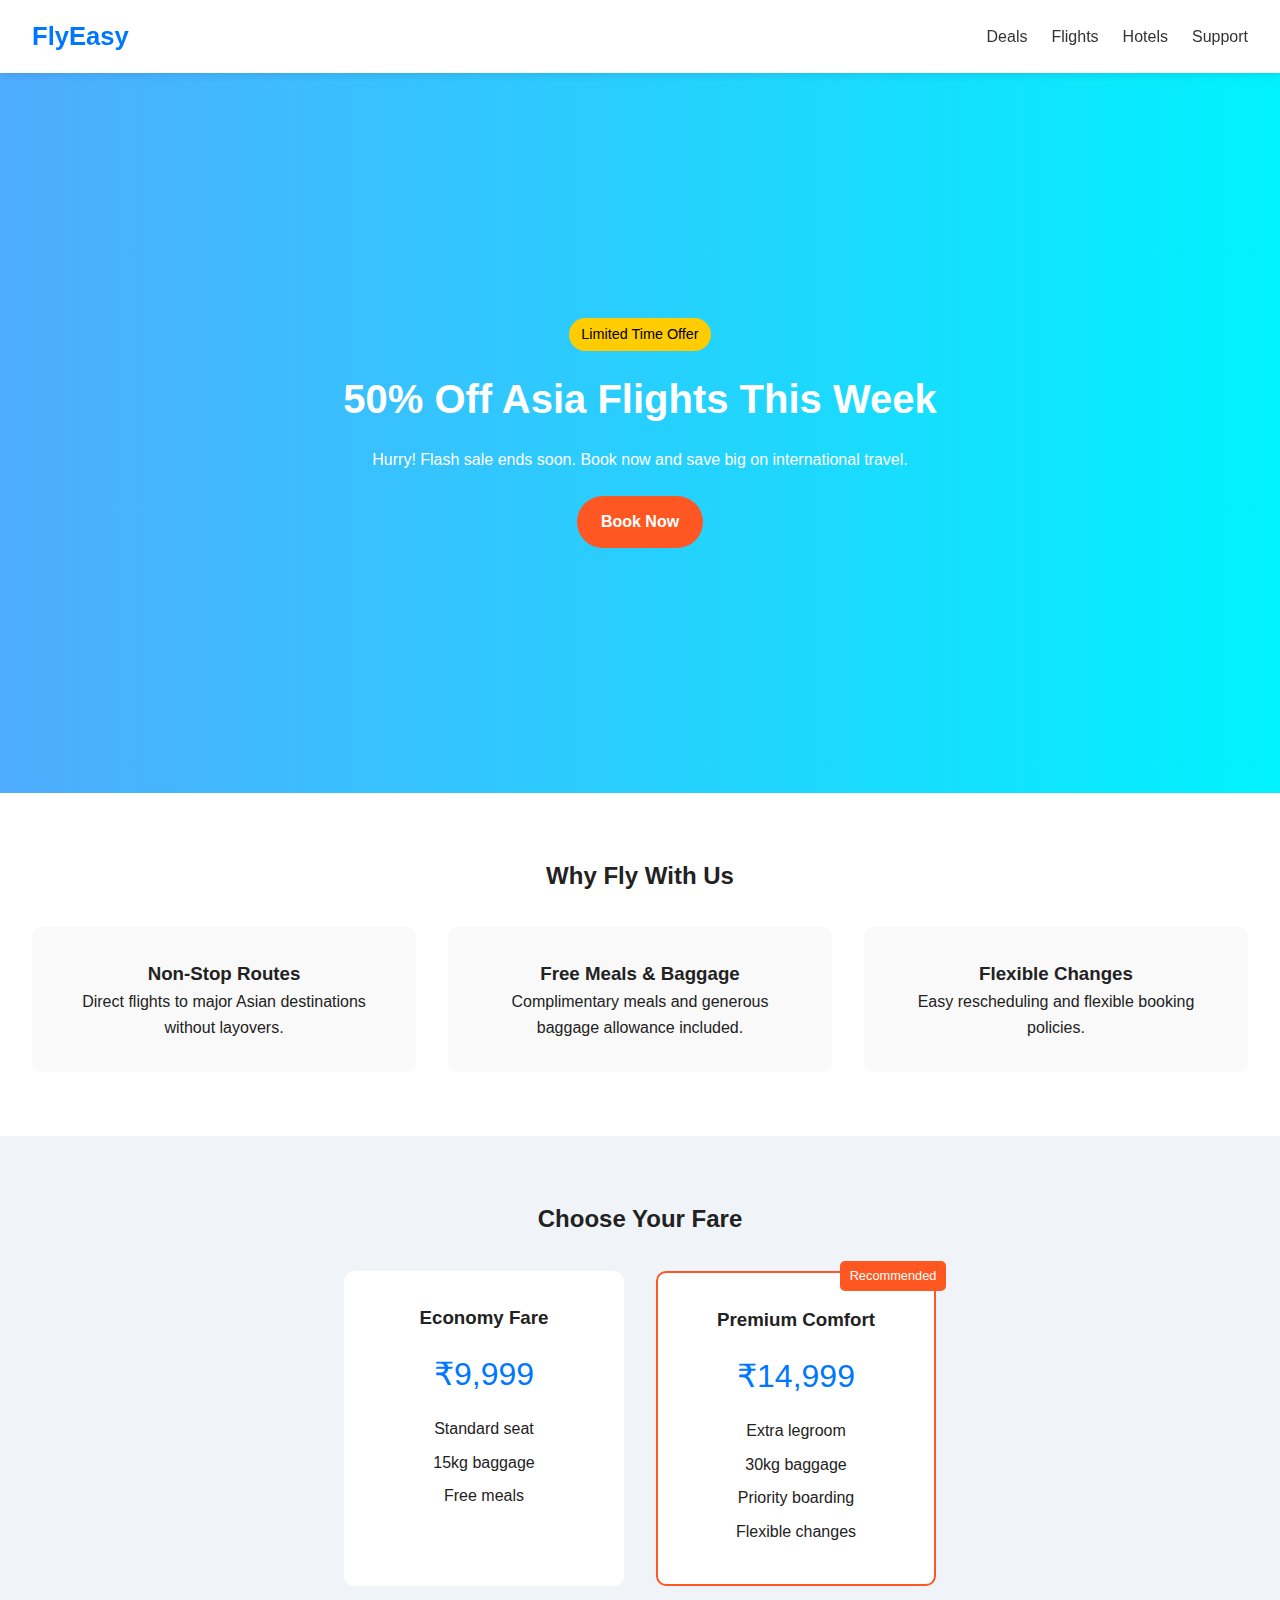
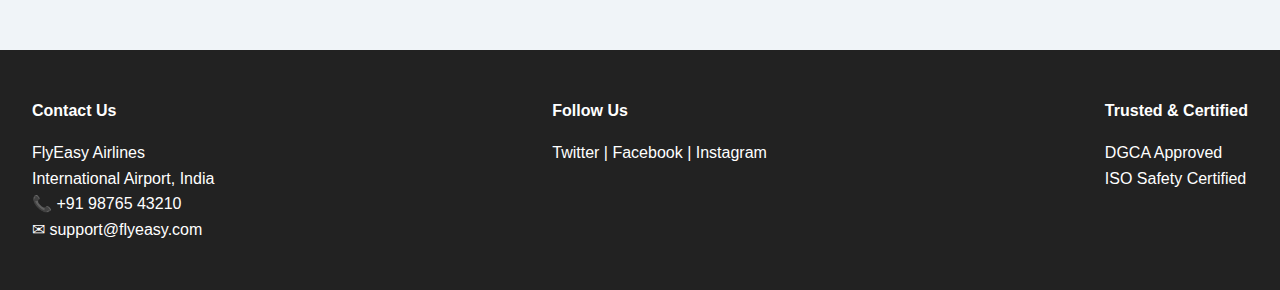
<file: flyeasy/index.html>
<!doctype html>
<html lang="en">
  <head>
    <meta charset="UTF-8" />
    <meta name="viewport" content="width=device-width, initial-scale=1.0" />
    <title>FlyEasy Flash Sale</title>
    <link rel="stylesheet" href="styles.css" />
  </head>
  <body>
    <!-- ================= HEADER ================= -->
    <header class="header">
      <div class="logo">FlyEasy</div>

      <input type="checkbox" id="menu-toggle" />
      <label for="menu-toggle" class="hamburger">&#9776;</label>

      <nav class="nav">
        <a href="#">Deals</a>
        <a href="#">Flights</a>
        <a href="#">Hotels</a>
        <a href="#">Support</a>
      </nav>
    </header>

    <!-- ================= HERO ================= -->
    <section class="hero">
      <div class="hero-content">
        <span class="badge">Limited Time Offer</span>
        <h1>50% Off Asia Flights This Week</h1>
        <p>
          Hurry! Flash sale ends soon. Book now and save big on international
          travel.
        </p>
        <a href="#" class="btn-primary">Book Now</a>
      </div>
    </section>

    <!-- ================= FEATURES ================= -->
    <section class="features">
      <h2>Why Fly With Us</h2>
      <div class="feature-grid">
        <div class="feature-card">
          <h3>Non-Stop Routes</h3>
          <p>Direct flights to major Asian destinations without layovers.</p>
        </div>
        <div class="feature-card">
          <h3>Free Meals & Baggage</h3>
          <p>Complimentary meals and generous baggage allowance included.</p>
        </div>
        <div class="feature-card">
          <h3>Flexible Changes</h3>
          <p>Easy rescheduling and flexible booking policies.</p>
        </div>
      </div>
    </section>

    <!-- ================= PRICING ================= -->
    <section class="pricing">
      <h2>Choose Your Fare</h2>
      <div class="pricing-cards">
        <div class="price-card">
          <h3>Economy Fare</h3>
          <p class="price">₹9,999</p>
          <ul>
            <li>Standard seat</li>
            <li>15kg baggage</li>
            <li>Free meals</li>
          </ul>
        </div>

        <div class="price-card recommended">
          <span class="tag">Recommended</span>
          <h3>Premium Comfort</h3>
          <p class="price">₹14,999</p>
          <ul>
            <li>Extra legroom</li>
            <li>30kg baggage</li>
            <li>Priority boarding</li>
            <li>Flexible changes</li>
          </ul>
        </div>
      </div>
    </section>

    <!-- ================= FOOTER ================= -->
    <footer class="footer">
      <div class="footer-content">
        <div>
          <h4>Contact Us</h4>
          <p>FlyEasy Airlines</p>
          <p>International Airport, India</p>
          <p>📞 +91 98765 43210</p>
          <p>✉ support@flyeasy.com</p>
        </div>

        <div>
          <h4>Follow Us</h4>
          <p>Twitter | Facebook | Instagram</p>
        </div>

        <div>
          <h4>Trusted & Certified</h4>
          <p>DGCA Approved</p>
          <p>ISO Safety Certified</p>
        </div>
      </div>
    </footer>
  </body>
</html>
</file>
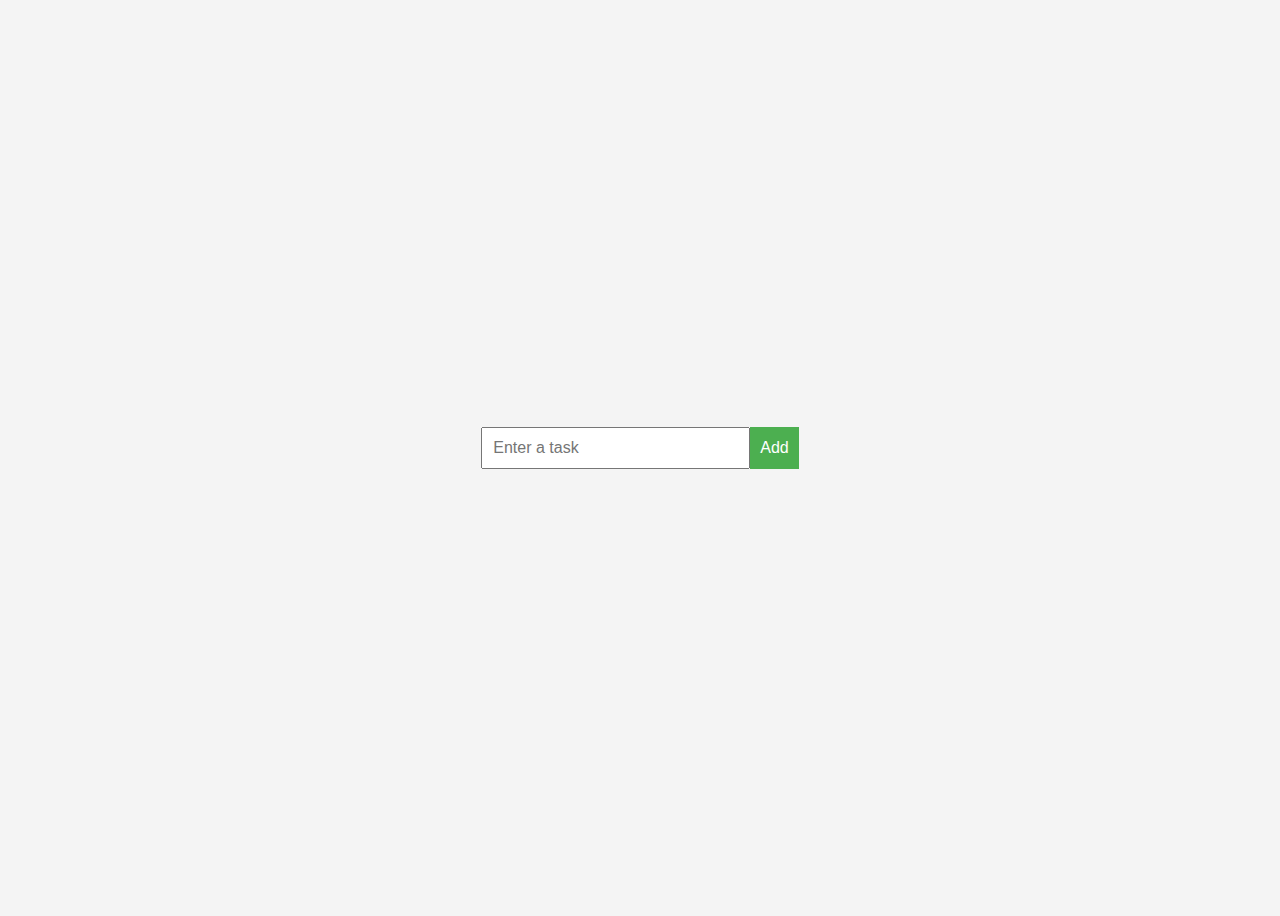
<file: To-do-list/main.html>
<!doctype html>
<html>
  <head>
    <title>My To-Do List</title>
    <style>
      body {
        font-family: Arial, sans-serif;
        display: flex;
        justify-content: center;
        align-items: center;
        height: 100vh;
        background-color: #f4f4f4;
      }

      .container {
        text-align: center;
        width: 350px;
      }

      .input-section {
        display: flex;
        justify-content: center;
      }

      input {
        width: 70%;
        padding: 10px;
        font-size: 16px;
      }

      button {
        padding: 10px;
        font-size: 16px;
        cursor: pointer;
        background-color: #4caf50;
        color: white;
        border: none;
      }

      ul {
        list-style: none;
        padding: 0;
        margin-top: 20px;
      }

      li {
        background: white;
        padding: 10px;
        margin-top: 8px;
        display: flex;
        justify-content: space-between;
        align-items: center;
        border-radius: 5px;
      }

      .delete {
        color: red;
        cursor: pointer;
        font-weight: bold;
      }
    </style>
  </head>
  <body>
    <div class="container">
      <div class="input-section">
        <input type="text" id="taskInput" placeholder="Enter a task" />
        <button id="addBtn">Add</button>
      </div>

      <ul id="taskList"></ul>
    </div>

    <script>
      const input = document.getElementById("taskInput");
      const addBtn = document.getElementById("addBtn");
      const taskList = document.getElementById("taskList");

      addBtn.addEventListener("click", function () {
        if (input.value.trim() === "") {
          alert("Please enter a task!");
          return;
        }

        const li = document.createElement("li");

        const taskText = document.createTextNode(input.value);

        const deleteBtn = document.createElement("span");
        deleteBtn.innerHTML = "X";
        deleteBtn.classList.add("delete");

        deleteBtn.addEventListener("click", function () {
          taskList.removeChild(li);
        });

        li.appendChild(taskText);
        li.appendChild(deleteBtn);

        taskList.appendChild(li);

        input.value = "";
      });
    </script>
  </body>
</html>
</file>
<file: flyeasy/styles.css>
/* ========== GLOBAL STYLES ========== */
* {
  margin: 0;
  padding: 0;
  box-sizing: border-box;
  font-family: Arial, Helvetica, sans-serif;
}

body {
  line-height: 1.6;
  color: #222;
}

/* ========== HEADER ========== */
.header {
  display: flex;
  justify-content: space-between;
  align-items: center;
  padding: 1rem 2rem;
  background: #ffffff;
  position: sticky;
  top: 0;
  z-index: 100;
  box-shadow: 0 2px 8px rgba(0, 0, 0, 0.1);
}

.logo {
  font-size: 1.6rem;
  font-weight: bold;
  color: #0077ff;
}

.nav {
  display: flex;
  gap: 1.5rem;
}

.nav a {
  text-decoration: none;
  color: #333;
  font-weight: 500;
}

.nav a:hover {
  color: #0077ff;
}

#menu-toggle {
  display: none;
}

.hamburger {
  display: none;
  font-size: 1.8rem;
  cursor: pointer;
}

/* ========== HERO SECTION ========== */
.hero {
  min-height: 80vh;
  background: linear-gradient(to right, #4facfe, #00f2fe);
  display: flex;
  align-items: center;
  justify-content: center;
  text-align: center;
  color: #fff;
  padding: 2rem;
}

.hero-content {
  max-width: 600px;
}

.hero h1 {
  font-size: 2.5rem;
  margin-bottom: 1rem;
}

.hero p {
  margin-bottom: 1.5rem;
}

.badge {
  display: inline-block;
  background: #ffcc00;
  color: #000;
  padding: 0.3rem 0.8rem;
  border-radius: 20px;
  font-size: 0.9rem;
  margin-bottom: 1rem;
}

.btn-primary {
  display: inline-block;
  background: #ff5722;
  color: #fff;
  padding: 0.8rem 1.5rem;
  border-radius: 30px;
  text-decoration: none;
  font-weight: bold;
  transition:
    transform 0.3s,
    box-shadow 0.3s;
}

.btn-primary:hover {
  transform: scale(1.05);
  box-shadow: 0 8px 20px rgba(0, 0, 0, 0.3);
}

/* ========== FEATURES ========== */
.features {
  padding: 4rem 2rem;
  text-align: center;
}

.feature-grid {
  display: grid;
  grid-template-columns: repeat(3, 1fr);
  gap: 2rem;
  margin-top: 2rem;
}

.feature-card {
  padding: 2rem;
  background: #f9f9f9;
  border-radius: 10px;
  transition:
    transform 0.3s,
    box-shadow 0.3s;
}

.feature-card:hover {
  transform: scale(1.05);
  box-shadow: 0 10px 20px rgba(0, 0, 0, 0.15);
}

/* ========== PRICING ========== */
.pricing {
  background: #f0f4f8;
  padding: 4rem 2rem;
  text-align: center;
}

.pricing-cards {
  display: flex;
  gap: 2rem;
  justify-content: center;
  margin-top: 2rem;
  flex-wrap: wrap;
}

.price-card {
  background: #fff;
  padding: 2rem;
  border-radius: 10px;
  width: 280px;
  transition:
    transform 0.3s,
    box-shadow 0.3s;
}

.price-card:hover {
  transform: scale(1.05);
  box-shadow: 0 10px 20px rgba(0, 0, 0, 0.2);
}

.price {
  font-size: 2rem;
  color: #0077ff;
  margin: 1rem 0;
}

.price-card ul {
  list-style: none;
}

.price-card li {
  margin: 0.5rem 0;
}

.recommended {
  border: 2px solid #ff5722;
  position: relative;
}

.tag {
  position: absolute;
  top: -12px;
  right: -12px;
  background: #ff5722;
  color: #fff;
  padding: 0.3rem 0.6rem;
  font-size: 0.8rem;
  border-radius: 5px;
}

/* ========== FOOTER ========== */
.footer {
  background: #222;
  color: #fff;
  padding: 3rem 2rem;
}

.footer-content {
  display: flex;
  justify-content: space-between;
  flex-wrap: wrap;
  gap: 2rem;
}

.footer h4 {
  margin-bottom: 1rem;
}

/* ========== RESPONSIVE ========== */
@media (max-width: 768px) {
  .nav {
    position: absolute;
    top: 70px;
    right: 0;
    background: #fff;
    flex-direction: column;
    width: 200px;
    display: none;
    box-shadow: 0 5px 15px rgba(0, 0, 0, 0.2);
  }

  #menu-toggle:checked + .hamburger + .nav {
    display: flex;
  }

  .hamburger {
    display: block;
  }

  .feature-grid {
    grid-template-columns: 1fr;
  }
}
</file>
